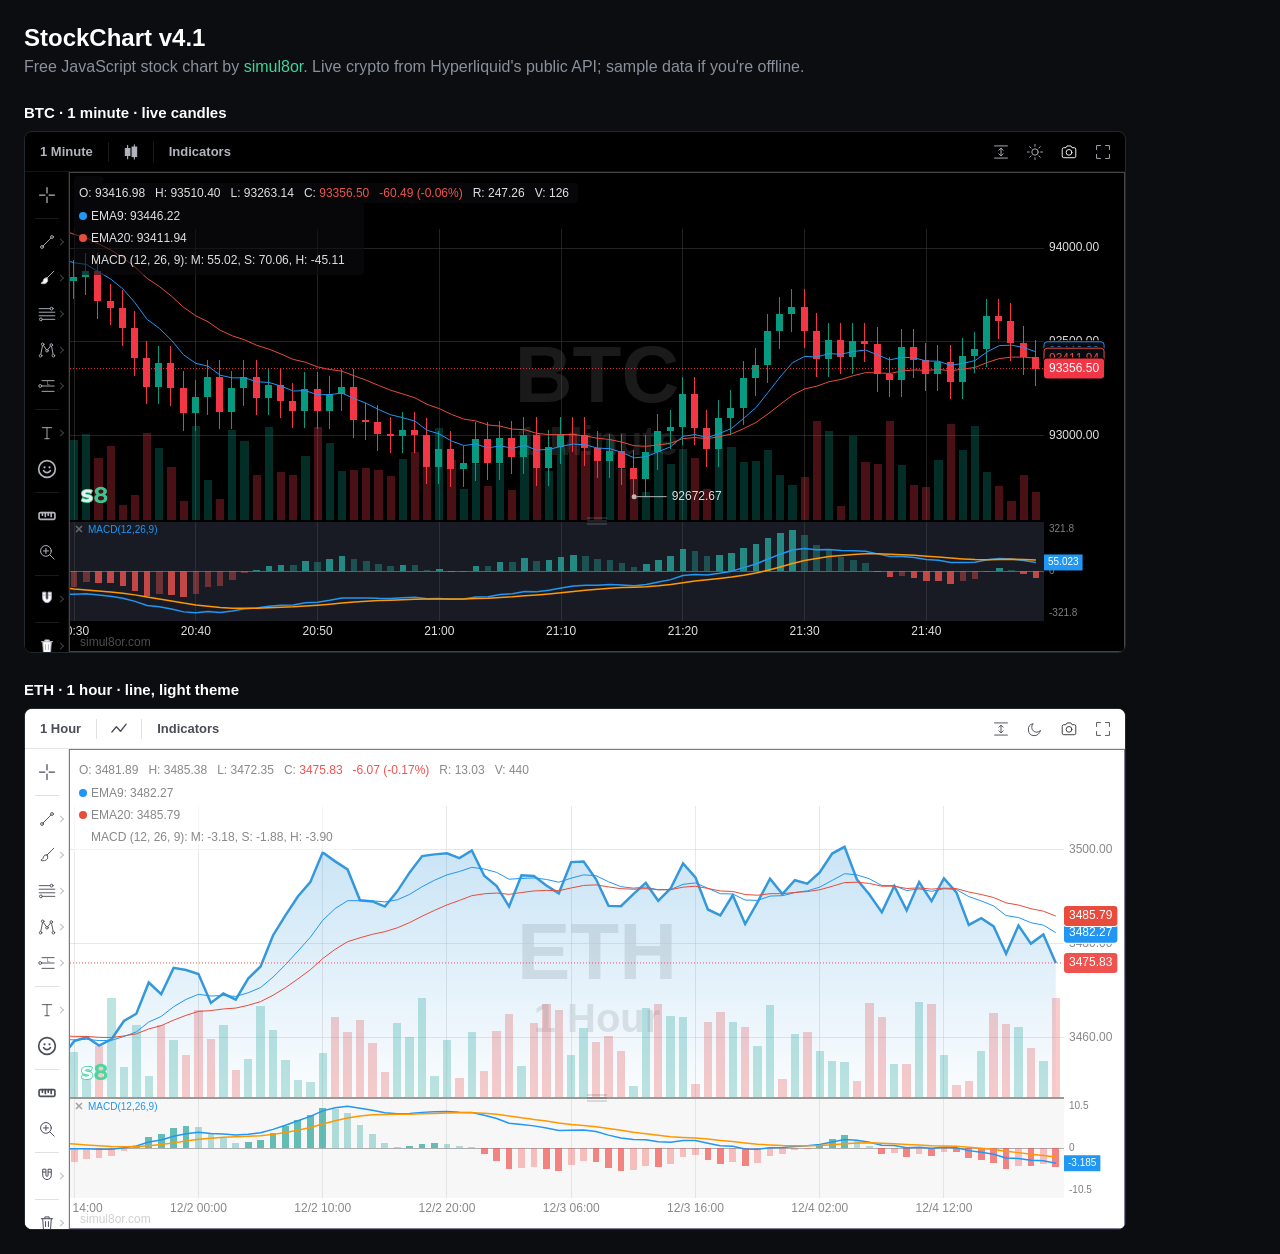
<file: test.html>
<!DOCTYPE html>
<html>
<head>
    <meta charset="utf-8" />
    <meta name="viewport" content="width=device-width, initial-scale=1" />
    <title>StockChart v4.1 - Demo</title>
    <link href="stock-chart.css" rel="stylesheet" />
    <style>
        body { margin: 0; padding: 24px; background: #0b0d10; color: #c9ced6; font-family: -apple-system, 'Segoe UI', Arial, sans-serif; }
        h1 { margin: 0 0 6px; font-size: 24px; color: #fff; }
        p { margin: 0 0 20px; color: #8a919c; }
        a { color: #3ED69B; text-decoration: none; }
        h2 { margin: 28px 0 10px; font-size: 15px; color: #fff; }
        .chart { max-width: 1100px; height: 520px; border: 1px solid #23272e; border-radius: 8px; overflow: hidden; }
        .chart > .sc-chart-container { height: 100%; }
    </style>
</head>
<body>
    <h1>StockChart v4.1</h1>
    <p>Free JavaScript stock chart by <a href="https://simul8or.com/Javascript-Stock-Chart.php">simul8or</a>. Live crypto from Hyperliquid's public API; sample data if you're offline.</p>

    <h2>BTC &middot; 1 minute &middot; live candles</h2>
    <div id="chart1" class="chart"></div>

    <h2>ETH &middot; 1 hour &middot; line, light theme</h2>
    <div id="chart2" class="chart"></div>

    <script src="indicators.js"></script>
    <script src="patterns.js"></script>
    <script src="emoji-data.js"></script>
    <script src="stock-chart.js"></script>
    <script>
        (function () {
            var API = 'https://api.hyperliquid.xyz';
            var STEP = { '1m': 60000, '1h': 3600000 };
            function toBar(c) { return { t: c.t, open: +c.o, high: +c.h, low: +c.l, close: +c.c, volume: +c.v }; }

            // Random walk, used only when the live API can't be reached.
            function sampleBars(count, stepMs, price) {
                var out = [], now = Math.floor(Date.now() / stepMs) * stepMs;
                for (var i = 0; i < count; i++) {
                    var open = price;
                    price = price * (1 + (Math.random() - 0.5) * 0.004);
                    out.push({ t: now - (count - 1 - i) * stepMs, open: open, close: price,
                        high: Math.max(open, price) * 1.001, low: Math.min(open, price) * 0.999,
                        volume: Math.floor(Math.random() * 400) + 50 });
                }
                return out;
            }

            function liveChart(id, coin, interval, options, fallbackPrice) {
                var end = Date.now();
                fetch(API + '/info', {
                    method: 'POST', headers: { 'Content-Type': 'application/json' },
                    body: JSON.stringify({ type: 'candleSnapshot', req: { coin: coin, interval: interval, startTime: end - 300 * STEP[interval], endTime: end } })
                }).then(function (r) { return r.json(); })
                  .then(function (raw) { return raw.map(toBar); })
                  .catch(function () { return null; })
                  .then(function (bars) {
                      var live = !!(bars && bars.length);
                      options.data = live ? bars : sampleBars(300, STEP[interval], fallbackPrice);
                      options.ticker = coin;
                      var chart = new StockChart(id, options);
                      if (!live) return;
                      // Keep the last candle updating.
                      var ws = new WebSocket('wss://api.hyperliquid.xyz/ws');
                      ws.onopen = function () { ws.send(JSON.stringify({ method: 'subscribe', subscription: { type: 'candle', coin: coin, interval: interval } })); };
                      ws.onmessage = function (e) {
                          var msg = JSON.parse(e.data);
                          if (msg.channel !== 'candle') return;
                          var bar = toBar(msg.data), data = chart.stockData, last = data[data.length - 1];
                          if (last && last.t === bar.t) { for (var k in bar) last[k] = bar[k]; }
                          else {
                              data.push(bar);
                              if (chart.isViewPinnedToRightEdge) chart.config.dataOffset = Math.max(0, data.length - chart.config.visibleCandles);
                          }
                          chart.calculateIndicators();
                          chart.drawCharts();
                      };
                  });
            }

            document.addEventListener('DOMContentLoaded', function () {
                liveChart('chart1', 'BTC', '1m', { chartType: 'candlestick', darkMode: true, timeframe: '1min' }, 97000);
                liveChart('chart2', 'ETH', '1h', { chartType: 'line', darkMode: false, timeframe: '1hour' }, 3400);
                // Optional: ticker logos next to the symbol, from any image source you have:
                //   tickerLogoUrl: function (symbol) { return 'https://your-cdn.example/logos/' + symbol + '.png'; }
            });
        })();
    </script>
</body>
</html>
</file>
<file: stock-chart.css>
.sc-chart-container{width:100%;max-width:100%;margin:0 auto;background-color:#fff;border-radius:0;box-shadow:0 2px 5px rgb(0 0 0 / .1);transition:background-color 0.3s ease,color 0.3s ease,box-shadow 0.3s ease;position:relative;height:100%;box-sizing:border-box;overflow:hidden}.sc-chart-container.dark-mode{background-color:#27262f!important;color:#e0e0e0}.sc-chart-container.fullscreen{position:fixed;top:0;left:0;width:100%;max-width:100%;height:100vh;margin:0;border-radius:0;z-index:9999;overflow:hidden;padding:0;box-sizing:border-box}.sc-chart-container.fullscreen .sc-price-chart{height:calc(100vh - 10px)!important;max-height:100vh!important}.sc-price-chart-container{position:relative;height:100%;width:100%;overflow:hidden}.sc-price-chart{width:100%;height:100%;margin-bottom:5px;border:1px solid #7d7994;cursor:default;position:relative;transition:border-color 0.3s ease;max-width:100%;box-sizing:border-box}.sc-chart-container.dark-mode .sc-price-chart{border-color:#444}.sc-vertical-scale-area{position:absolute;top:30px;bottom:30px;right:0;width:60px;cursor:ns-resize;z-index:10}.sc-chart-controls-overlay{position:absolute;top:10px;left:10px;display:flex;gap:8px;z-index:20;opacity:1}.sc-overlay-button{background:none;border:none;color:#fff;font-size:16px;width:32px;height:32px;border-radius:6px;display:flex;align-items:center;justify-content:center;cursor:pointer;transition:background-color 0.2s;background-color:rgb(255 255 255 / .1)}.sc-chart-container:not(.dark-mode) .sc-overlay-button{color:#333;background-color:rgb(0 0 0 / .1)}.sc-overlay-button:hover{background-color:rgb(255 255 255 / .2)}.sc-chart-container:not(.dark-mode) .sc-overlay-button:hover{background-color:rgb(0 0 0 / .2)}.sc-overlay-button.active{background-color:rgb(106 142 245 / .4);color:#fff}.sc-chart-container:not(.dark-mode) .sc-overlay-button.active{background-color:rgb(106 142 245 / .4);color:#fff}.sc-price-chart.dragging{cursor:grabbing!important}.sc-chart-container.dark-mode .sc-overlay-button svg path:not([fill="none"]){fill:#fff}.sc-chart-container.dark-mode .sc-chart-type-button svg path{stroke:#fff;fill:none}.sc-chart-container.dark-mode .sc-text-tool-button svg text{fill:#fff}.sc-chart-container:not(.dark-mode) .sc-text-tool-button svg text{fill:#333}
/* Ensure outline-only icons use stroke instead of fill */
.sc-chart-container.dark-mode .sc-drawing-tools-button svg path,
.sc-chart-container.dark-mode .sc-drawing-tools-button svg circle,
.sc-chart-container.dark-mode .sc-camera-button svg path,
.sc-chart-container.dark-mode .sc-camera-button svg circle {
    stroke: #fff !important;
    fill: none !important;
}

.sc-chart-container:not(.dark-mode) .sc-drawing-tools-button svg path,
.sc-chart-container:not(.dark-mode) .sc-drawing-tools-button svg circle,
.sc-chart-container:not(.dark-mode) .sc-camera-button svg path,
.sc-chart-container:not(.dark-mode) .sc-camera-button svg circle {
    stroke: #333 !important;
    fill: none !important;
}.sc-dark-mode-button.active{background-color:rgb(255 255 255 / .1)!important}.sc-chart-container:not(.dark-mode) .sc-dark-mode-button.active{background-color:rgb(0 0 0 / .1);color:#333}@media (max-width:576px){.sc-chart-container{border-radius:0}.sc-chart-controls-overlay{gap:4px;top:5px;left:5px}.sc-overlay-button{width:28px;height:28px;font-size:14px}.sc-vertical-scale-area{width:40px}#chart1,#chart2{margin-bottom:30px;height:300px}}@media (min-width:577px) and (max-width:768px){.sc-chart-container{padding:8px}.sc-overlay-button{width:30px;height:30px}.sc-vertical-scale-area{width:50px}#chart1,#chart2{height:350px}}@media (min-width:769px) and (max-width:992px){.sc-vertical-scale-area{width:55px}}@media (hover:none){.sc-overlay-button{padding:0}.sc-vertical-scale-area{width:70px}}.sc-price-chart:after{content:"";position:absolute;bottom:0;right:0;width:calc(100% - 1px);height:1px;background-color:#ddd;pointer-events:none}.sc-price-chart:before{content:"";position:absolute;top:0;right:0;width:1px;height:100%;background-color:#ddd;pointer-events:none}.sc-chart-container.dark-mode .sc-price-chart:after,.sc-chart-container.dark-mode .sc-price-chart:before{background-color:#444}.sc-chart-container.fullscreen{position:fixed;top:0;left:0;width:100vw!important;height:100vh!important;max-width:100vw!important;margin:0;border-radius:0;z-index:9999;overflow:hidden;padding:0;box-sizing:border-box}.sc-chart-container.fullscreen .sc-price-chart{width:100%!important;height:100%!important;max-height:100vh!important;box-sizing:border-box}.sc-ohlcv-values-display .label-open,.sc-ohlcv-values-display .label-high,.sc-ohlcv-values-display .label-low,.sc-ohlcv-values-display .label-close,.sc-ohlcv-values-display .label-volume{font-family:'Open Sans',Arial,sans-serif;font-weight:500}@media (hover:none),(pointer:coarse){.sc-ohlcv-values-display{display:none!important}.sc-ticker-info-display{font-size:12px!important;gap:5px!important}}.sc-chart-container:not(.dark-mode) .sc-ticker-symbol{color:#333!important}.sc-chart-container:not(.dark-mode) .sc-company-name{color:#777!important}.sc-chart-container:not(.dark-mode) .sc-current-price{color:#333!important}.sc-price-chart.line-drawing-mode{cursor:crosshair!important}.sc-price-chart.text-annotation-mode{cursor:text!important}.sc-indicators-dropdown{position:absolute;top:50px;left:10px;width:680px;max-width:calc(100vw - 40px);background-color:rgba(12, 12, 18, 0.98);border-radius:2px;box-shadow:0 4px 20px rgb(0 0 0 / .6);z-index:100;display:none;font-family:'Open Sans',Arial,sans-serif;font-size:13px;color:#e0e0e0;border:1px solid rgba(255, 255, 255, 0.1);backdrop-filter:blur(10px)}.sc-chart-container:not(.dark-mode) .sc-indicators-dropdown{background-color:rgb(250 250 250 / .95);color:#333;box-shadow:0 4px 15px rgb(0 0 0 / .2);border:1px solid rgb(200 200 200 / .5)}.sc-dropdown-header{padding:12px 15px;font-weight:700;border-bottom:1px solid rgba(255, 255, 255, 0.1);font-size:14px}.sc-chart-container:not(.dark-mode) .sc-dropdown-header{border-bottom:1px solid rgb(200 200 200 / .5)}.sc-dropdown-content{padding:10px 15px;overflow-y:auto}.sc-indicator-group{margin-bottom:15px}.sc-indicator-group-title{font-size:12px;font-weight:600;color:#999;margin-bottom:8px;text-transform:uppercase;letter-spacing:.5px}.sc-chart-container:not(.dark-mode) .sc-indicator-group-title{color:#777}.sc-indicator-toggle{display:flex;align-items:center;padding:6px 0;cursor:pointer;font-size:13px}.sc-indicator-toggle input[type="checkbox"]{margin-right:8px}.sc-indicator-dot{display:inline-block;width:10px;height:10px;border-radius:50%;margin:0 10px 0 6px}.sc-indicator-name{flex:1}.sc-indicators-dropdown.active{display:block}.sc-indicator-toggle input[type="checkbox"]{appearance:none;-webkit-appearance:none;width:16px;height:16px;border-radius:3px;background-color:rgb(50 50 50 / .5);border:1px solid rgb(100 100 100 / .5);position:relative;cursor:pointer;outline:none}.sc-chart-container:not(.dark-mode) .sc-indicator-toggle input[type="checkbox"]{background-color:rgb(240 240 240 / .8);border:1px solid rgb(180 180 180 / .8)}.sc-indicator-toggle input[type="checkbox"]:checked{background-color:#4285f4;border-color:#4285f4}.sc-indicator-toggle input[type="checkbox"]:checked::after{content:"";position:absolute;left:5px;top:2px;width:4px;height:8px;border:solid #fff;border-width:0 2px 2px 0;transform:rotate(45deg)}
.sc-chart-container:not(.dark-mode) .sc-indicator-toggle input[type="checkbox"]:checked::after{border:solid #333;border-width:0 2px 2px 0}.sc-dropdown-content{padding:10px 15px;overflow-y:auto;scrollbar-width:thin;scrollbar-color:rgb(120 120 120 / .5) rgb(30 30 30 / .2)}.sc-dropdown-content::-webkit-scrollbar{width:6px}.sc-dropdown-content::-webkit-scrollbar-track{background:rgb(30 30 30 / .2);border-radius:3px}.sc-dropdown-content::-webkit-scrollbar-thumb{background:rgb(120 120 120 / .5);border-radius:3px}.sc-dropdown-content::-webkit-scrollbar-thumb:hover{background:rgb(150 150 150 / .7)}.sc-chart-container:not(.dark-mode) .sc-dropdown-content{scrollbar-color:rgb(150 150 150 / .5) rgb(200 200 200 / .2)}.sc-chart-container:not(.dark-mode) .sc-dropdown-content::-webkit-scrollbar-track{background:rgb(200 200 200 / .2)}.sc-chart-container:not(.dark-mode) .sc-dropdown-content::-webkit-scrollbar-thumb{background:rgb(150 150 150 / .5)}.sc-chart-container:not(.dark-mode) .sc-dropdown-content::-webkit-scrollbar-thumb:hover{background:rgb(120 120 120 / .7)}.sc-dropdown-content{padding:10px 15px;overflow-y:auto}.sc-chart-container.fullscreen .sc-dropdown-content{max-height:70vh}.sc-chart-container.fullscreen .sc-indicators-dropdown{max-height:90vh;overflow-y:auto;top:60px}.sc-timeframe-dropdown{position:absolute;top:50px;left:10px;width:150px;background-color:rgba(12, 12, 18, 0.98);border-radius:2px;box-shadow:0 4px 20px rgb(0 0 0 / .6);z-index:100;display:none;font-family:'Open Sans',Arial,sans-serif;font-size:13px;color:#e0e0e0;border:1px solid rgba(255, 255, 255, 0.1);backdrop-filter:blur(10px)}.sc-chart-container:not(.dark-mode) .sc-timeframe-dropdown{background-color:rgb(250 250 250 / .95);color:#333;box-shadow:0 4px 15px rgb(0 0 0 / .2);border:1px solid rgb(200 200 200 / .5)}.sc-timeframe-dropdown.active{display:block}.sc-timeframe-option{padding:8px 15px;cursor:pointer;transition:background-color 0.2s;margin-bottom:5px}.sc-timeframe-option:hover{background-color:rgb(100 100 100 / .3)}.sc-chart-container:not(.dark-mode) .sc-timeframe-option:hover{background-color:rgb(200 200 200 / .3)}.sc-timeframe-option.selected{font-weight:700;background-color:rgb(106 142 245 / .2)}.sc-chart-container textarea.sc-text-annotation-input{position:absolute;z-index:100;border:1px solid #888;padding:5px;font-family:Arial,sans-serif;font-size:12px;min-width:50px;min-height:20px;resize:none;overflow:hidden;box-shadow:0 2px 5px rgb(0 0 0 / .2);border-radius:3px}.sc-chart-container.dark-mode textarea.sc-text-annotation-input{background-color:rgb(40 40 40 / .9);color:#e0e0e0;border-color:#555}.sc-chart-container:not(.dark-mode) textarea.sc-text-annotation-input{background-color:rgb(255 255 255 / .9);color:#333;border-color:#ccc}

/* Moving Average Add Controls */
.sc-add-indicator-section {
    margin-top: 12px;
    padding: 8px 0;
    border-top: 1px solid rgba(255, 255, 255, 0.1);
}

.sc-chart-container:not(.dark-mode) .sc-add-indicator-section {
    border-top: 1px solid rgba(200, 200, 200, 0.5);
}

.sc-add-ma-controls {
    display: flex;
    gap: 6px;
    align-items: center;
    margin-bottom: 5px;
}

.sc-ma-type-select {
    font-family: 'Open Sans', Arial, sans-serif;
    font-size: 12px;
    padding: 4px 6px;
    background-color: rgba(50, 50, 50, 0.5);
    border: 1px solid rgba(100, 100, 100, 0.5);
    border-radius: 3px;
    color: #e0e0e0;
    outline: none;
    cursor: pointer;
    flex: 0 0 auto;
    min-width: 50px;
}

.sc-chart-container:not(.dark-mode) .sc-ma-type-select {
    background-color: rgba(240, 240, 240, 0.8);
    border: 1px solid rgba(180, 180, 180, 0.8);
    color: #333;
}

.sc-ma-type-select:focus {
    border-color: #4285f4;
    background-color: rgba(66, 133, 244, 0.1);
}

.sc-chart-container:not(.dark-mode) .sc-ma-type-select:focus {
    background-color: rgba(66, 133, 244, 0.05);
}

.sc-ma-type-select option {
    background-color: rgba(30, 30, 30, 0.95);
    color: #e0e0e0;
    padding: 4px 6px;
}

.sc-chart-container:not(.dark-mode) .sc-ma-type-select option {
    background-color: rgba(250, 250, 250, 0.95);
    color: #333;
}

.sc-ma-period-input {
    font-family: 'Open Sans', Arial, sans-serif;
    font-size: 12px;
    padding: 4px 6px;
    background-color: rgba(50, 50, 50, 0.5);
    border: 1px solid rgba(100, 100, 100, 0.5);
    border-radius: 3px;
    color: #e0e0e0;
    outline: none;
    width: 60px;
    text-align: center;
}

.sc-chart-container:not(.dark-mode) .sc-ma-period-input {
    background-color: rgba(240, 240, 240, 0.8);
    border: 1px solid rgba(180, 180, 180, 0.8);
    color: #333;
}

.sc-ma-period-input:focus {
    border-color: #4285f4;
    background-color: rgba(66, 133, 244, 0.1);
}

.sc-chart-container:not(.dark-mode) .sc-ma-period-input:focus {
    background-color: rgba(66, 133, 244, 0.05);
}

.sc-ma-period-input::placeholder {
    color: rgba(224, 224, 224, 0.6);
    font-size: 11px;
}

.sc-chart-container:not(.dark-mode) .sc-ma-period-input::placeholder {
    color: rgba(51, 51, 51, 0.6);
}

.sc-add-ma-button {
    font-family: 'Open Sans', Arial, sans-serif;
    font-size: 11px;
    font-weight: 600;
    padding: 4px 8px;
    background-color: #4285f4;
    color: white;
    border: none;
    border-radius: 3px;
    cursor: pointer;
    transition: background-color 0.2s, transform 0.1s;
    outline: none;
    flex: 0 0 auto;
}

.sc-add-ma-button:hover {
    background-color: #3367d6;
    transform: translateY(-1px);
}

.sc-add-ma-button:active {
    transform: translateY(0);
    background-color: #2851a3;
}

.sc-remove-ma-button {
    margin-left: auto;
    font-size: 11px;
    font-weight: 600;
    padding: 2px 6px;
    background-color: rgba(220, 53, 69, 0.8);
    color: white;
    border: none;
    border-radius: 3px;
    cursor: pointer;
    transition: background-color 0.2s, transform 0.1s;
    outline: none;
}

.sc-remove-ma-button:hover {
    background-color: rgba(220, 53, 69, 1);
    transform: scale(1.05);
}

.sc-remove-ma-button:active {
    transform: scale(0.95);
}

/* Text Settings Panel */
.sc-text-settings-panel {
    position: absolute;
    top: 50px;
    left: 10px;
    width: 200px;
    background-color: rgba(12, 12, 18, 0.98);
    border-radius: 2px;
    box-shadow: 0 4px 20px rgba(0, 0, 0, 0.6);
    z-index: 100;
    font-family: 'Open Sans', Arial, sans-serif;
    font-size: 12px;
    color: #e0e0e0;
    border: 1px solid rgba(255, 255, 255, 0.1);
    backdrop-filter: blur(10px);
    padding: 10px;
}

.sc-chart-container:not(.dark-mode) .sc-text-settings-panel {
    background-color: rgba(250, 250, 250, 0.95);
    color: #333;
    box-shadow: 0 4px 15px rgba(0, 0, 0, 0.2);
    border: 1px solid rgba(200, 200, 200, 0.5);
}

.sc-text-controls {
    display: flex;
    align-items: center;
    margin-bottom: 8px;
    gap: 8px;
}

.sc-text-controls label {
    min-width: 40px;
    font-size: 11px;
    font-weight: 600;
}

.sc-font-size-slider {
    flex: 1;
    height: 4px;
    background: rgba(100, 100, 100, 0.3);
    border-radius: 2px;
    outline: none;
}

.sc-font-size-display {
    font-size: 10px;
    min-width: 30px;
    text-align: right;
}

.sc-font-family-select {
    flex: 1;
    font-size: 11px;
    padding: 2px 4px;
    background-color: rgba(50, 50, 50, 0.5);
    border: 1px solid rgba(100, 100, 100, 0.5);
    border-radius: 3px;
    color: #e0e0e0;
    outline: none;
}

.sc-chart-container:not(.dark-mode) .sc-font-family-select {
    background-color: rgba(240, 240, 240, 0.8);
    border: 1px solid rgba(180, 180, 180, 0.8);
    color: #333;
}

.sc-text-color-picker {
    width: 30px;
    height: 20px;
    border: none;
    border-radius: 3px;
    cursor: pointer;
}

.sc-text-bold-button {
    font-weight: bold;
    font-size: 12px;
    padding: 4px 8px;
    background-color: rgba(100, 100, 100, 0.3);
    border: 1px solid rgba(150, 150, 150, 0.5);
    border-radius: 3px;
    color: #e0e0e0;
    cursor: pointer;
    min-width: 30px;
}

.sc-text-bold-button.active {
    background-color: #4285f4;
    border-color: #4285f4;
}

.sc-text-apply-button {
    font-size: 10px;
    padding: 4px 6px;
    background-color: #4285f4;
    color: white;
    border: none;
    border-radius: 3px;
    cursor: pointer;
    flex: 1;
}

.sc-text-apply-button:hover {
    background-color: #3367d6;
}

.sc-chart-container:not(.dark-mode) .sc-text-bold-button {
    background-color: rgba(200, 200, 200, 0.3);
    color: #333;
}

.sc-chart-container:not(.dark-mode) .sc-text-bold-button.active {
    background-color: #4285f4;
    color: white;
}

/* Emoticon Panel */
.sc-emoticon-panel {
    position: absolute;
    top: 50px;
    left: 10px;
    width: 320px;
    background-color: rgba(12, 12, 18, 0.98);
    border-radius: 2px;
    box-shadow: 0 4px 20px rgba(0, 0, 0, 0.6);
    z-index: 100;
    font-family: 'Open Sans', Arial, sans-serif;
    font-size: 12px;
    color: #e0e0e0;
    border: 1px solid rgba(255, 255, 255, 0.1);
    backdrop-filter: blur(10px);
    padding: 12px;
    max-height: 400px;
    overflow-y: auto;
    overflow-x: hidden;
}

.sc-chart-container:not(.dark-mode) .sc-emoticon-panel {
    background-color: rgba(250, 250, 250, 0.95);
    color: #333;
    box-shadow: 0 4px 15px rgba(0, 0, 0, 0.2);
    border: 1px solid rgba(200, 200, 200, 0.5);
}

.sc-emoticon-header {
    font-weight: 700;
    font-size: 14px;
    margin-bottom: 10px;
    text-align: center;
    border-bottom: 1px solid rgba(255, 255, 255, 0.1);
    padding-bottom: 8px;
}

.sc-chart-container:not(.dark-mode) .sc-emoticon-header {
    border-bottom: 1px solid rgba(200, 200, 200, 0.5);
}

.sc-emoticon-category {
    margin-bottom: 15px;
}

.sc-category-title {
    font-size: 11px;
    font-weight: 600;
    color: #999;
    margin-bottom: 8px;
    text-transform: uppercase;
    letter-spacing: 0.5px;
}

.sc-chart-container:not(.dark-mode) .sc-category-title {
    color: #777;
}

.sc-emoticon-grid {
    display: grid;
    grid-template-columns: repeat(6, 1fr);
    gap: 6px;
    margin-bottom: 10px;
}

.sc-emoticon-option {
    font-size: 20px;
    padding: 6px;
    text-align: center;
    cursor: pointer;
    border-radius: 4px;
    transition: background-color 0.2s, transform 0.1s;
    user-select: none;
    min-width: 0;
}

.sc-emoticon-option:hover {
    background-color: rgba(100, 100, 100, 0.3);
    transform: scale(1.1);
}

.sc-chart-container:not(.dark-mode) .sc-emoticon-option:hover {
    background-color: rgba(200, 200, 200, 0.3);
}

.sc-emoticon-option.selected {
    background-color: #4285f4;
    color: white;
}

.sc-emoticon-controls {
    display: flex;
    align-items: center;
    gap: 8px;
    margin-top: 10px;
    padding-top: 10px;
    border-top: 1px solid rgba(70, 70, 70, 0.5);
}

.sc-chart-container:not(.dark-mode) .sc-emoticon-controls {
    border-top: 1px solid rgba(200, 200, 200, 0.5);
}

.sc-emoticon-controls label {
    font-size: 11px;
    font-weight: 600;
    min-width: 35px;
}

.sc-emoticon-size-slider {
    flex: 1;
    height: 4px;
    background: rgba(100, 100, 100, 0.3);
    border-radius: 2px;
    outline: none;
}

.sc-emoticon-size-display {
    font-size: 10px;
    min-width: 35px;
    text-align: right;
}

/* Drawing Tools Panel */
.sc-drawing-tools-panel {
    position: absolute;
    top: 50px;
    left: 10px;
    width: 240px;
    background-color: rgba(12, 12, 18, 0.98);
    border-radius: 2px;
    box-shadow: 0 4px 20px rgba(0, 0, 0, 0.6);
    z-index: 100;
    font-family: 'Open Sans', Arial, sans-serif;
    font-size: 12px;
    color: #e0e0e0;
    border: 1px solid rgba(255, 255, 255, 0.1);
    backdrop-filter: blur(10px);
    padding: 12px;
    display: none;
}

.sc-chart-container:not(.dark-mode) .sc-drawing-tools-panel {
    background-color: rgba(250, 250, 250, 0.95);
    color: #333;
    box-shadow: 0 4px 15px rgba(0, 0, 0, 0.2);
    border: 1px solid rgba(200, 200, 200, 0.5);
}

.sc-drawing-tools-header {
    font-weight: 700;
    font-size: 14px;
    margin-bottom: 12px;
    text-align: center;
    border-bottom: 1px solid rgba(255, 255, 255, 0.1);
    padding-bottom: 8px;
}

.sc-chart-container:not(.dark-mode) .sc-drawing-tools-header {
    border-bottom: 1px solid rgba(200, 200, 200, 0.5);
}

.sc-drawing-tools-grid {
    display: grid;
    grid-template-columns: repeat(2, 1fr);
    gap: 8px;
}

/* Undo + Clear all: a compact row of their own under the tools. */
.sc-drawing-tool-option[data-action] {
    flex-direction: row;
    justify-content: center;
    gap: 6px;
    padding: 7px 8px;
    font-size: 12px;
}
.sc-drawing-tool-option[data-action] svg {
    width: 16px;
    height: 16px;
    margin: 0;
}
.sc-drawing-tool-undo {
    grid-column: 1;
}

.sc-drawing-tool-option {
    display: flex;
    flex-direction: column;
    align-items: center;
    padding: 12px 8px;
    border-radius: 6px;
    cursor: pointer;
    transition: all 0.2s ease;
    border: 2px solid transparent;
    background-color: rgba(50, 50, 50, 0.3);
}

.sc-chart-container:not(.dark-mode) .sc-drawing-tool-option {
    background-color: rgba(200, 200, 200, 0.2);
}

.sc-drawing-tool-option:hover {
    background-color: rgba(100, 100, 100, 0.4);
    transform: translateY(-1px);
}

.sc-chart-container:not(.dark-mode) .sc-drawing-tool-option:hover {
    background-color: rgba(150, 150, 150, 0.3);
}

.sc-drawing-tool-option.selected {
    background-color: rgba(66, 133, 244, 0.3);
    border-color: #4285f4;
}

.sc-drawing-tool-option svg {
    width: 20px;
    height: 20px;
    margin-bottom: 4px;
}

.sc-drawing-tool-option span {
    font-size: 10px;
    font-weight: 600;
    text-align: center;
}

/* Three-column indicator dropdown layout */
.sc-indicators-dropdown .sc-dropdown-content {
    column-count: 3;
    column-gap: 15px;
    max-height: none;
    overflow-y: visible;
    overflow-x: visible;
}

.sc-indicators-dropdown .sc-indicator-group {
    break-inside: avoid;
    margin-bottom: 12px;
    display: inline-block;
    width: 100%;
}

/* Responsive - fewer columns on smaller screens */
@media (max-width: 800px) {
    .sc-indicators-dropdown {
        width: calc(100vw - 40px) !important;
    }
    .sc-indicators-dropdown .sc-dropdown-content {
        column-count: 2;
    }
}

@media (max-width: 500px) {
    .sc-indicators-dropdown .sc-dropdown-content {
        column-count: 1;
    }
}

/* ============================================================
   Pattern detection callout - pinned beside the pattern candles.
   Separate from .chart-notification, which stays the general
   top-centre toast (pause, copy-to-clipboard, errors).
   ============================================================ */
/* "A+" bubble: amber ring and warm glow, with a notch on the side facing the
   pattern. sc-pc-left = card sits left of the pattern (notch on its right
   edge), sc-pc-right = the mirror. --sc-pc-ny is the notch's top offset,
   set by _positionPatternCallout() so it keeps pointing at the bracket
   when the card is clamped against the chart edge. */
.sc-pattern-callout {
    --sc-pc-bg: #171A20;
    --sc-pc-ring: rgba(245, 177, 74, 0.6);
    --sc-pc-ny: 16px;
    --sc-pc-shadow: inset 0 1px 0 rgba(255, 255, 255, 0.06), 0 0 0 4px rgba(245, 177, 74, 0.08), 0 0 32px -6px rgba(245, 177, 74, 0.35), 0 24px 64px -16px rgba(0, 0, 0, 0.8);
    position: absolute;
    z-index: 41;
    width: max-content;
    min-width: 196px;
    box-sizing: border-box;
    padding: 11px 12px 5px;
    white-space: nowrap;
    pointer-events: none;
    background: radial-gradient(120% 70% at 0% 0%, rgba(245, 177, 74, 0.13), transparent 60%), var(--sc-pc-bg);
    border: 1px solid var(--sc-pc-ring);
    border-radius: 8px;
    font-family: 'IBM Plex Sans', -apple-system, BlinkMacSystemFont, 'Segoe UI', sans-serif;
    box-shadow: var(--sc-pc-shadow);
    animation: scPatternCalloutIn 320ms cubic-bezier(.4, 0, .2, 1) .25s both,
               scPatternCalloutRing 2.4s cubic-bezier(.4, 0, .2, 1) .65s 2;
}

.sc-pattern-callout::after {
    content: "";
    position: absolute;
    top: var(--sc-pc-ny);
    width: 12px;
    height: 12px;
    background: var(--sc-pc-bg);
    transform: rotate(45deg);
}

.sc-pattern-callout.sc-pc-left::after {
    right: -7px;
    border-top: 1px solid var(--sc-pc-ring);
    border-right: 1px solid var(--sc-pc-ring);
    border-top-right-radius: 2px;
    clip-path: polygon(-6px -2px, calc(100% + 2px) -2px, calc(100% + 2px) calc(100% + 2px), calc(100% - 2px) calc(100% + 2px));
}

/* Mirrored notch sits inside the top-left glow, so its fill carries a
   matching amber tint instead of the bare card colour. */
.sc-pattern-callout.sc-pc-right::after {
    left: -7px;
    background: #292623;
    border-bottom: 1px solid var(--sc-pc-ring);
    border-left: 1px solid var(--sc-pc-ring);
    border-bottom-left-radius: 2px;
    clip-path: polygon(calc(100% + 6px) calc(100% + 2px), -2px calc(100% + 2px), -2px -2px, 2px -2px);
}

@keyframes scPatternCalloutIn {
    from { opacity: 0; transform: translateX(var(--sc-pc-from, -6px)); }
    to { opacity: 1; transform: none; }
}

.sc-pattern-callout.sc-pc-right { --sc-pc-from: 6px; }

@keyframes scPatternCalloutRing {
    0%, 100% { box-shadow: var(--sc-pc-shadow); }
    40% { box-shadow: inset 0 1px 0 rgba(255, 255, 255, 0.06), 0 0 0 7px rgba(245, 177, 74, 0.14), 0 0 40px -4px rgba(245, 177, 74, 0.5), 0 24px 64px -16px rgba(0, 0, 0, 0.8); }
}

.sc-pattern-callout.sc-pc-out {
    animation: scPatternCalloutOut .4s ease forwards;
}

@keyframes scPatternCalloutOut {
    from { opacity: 1; }
    to { opacity: 0; }
}

.sc-pattern-callout .sc-pc-kicker {
    font-size: 10px;
    font-weight: 600;
    letter-spacing: .09em;
    text-transform: uppercase;
    color: #F5B14A;
}

.sc-pattern-callout .sc-pc-name {
    margin: 5px 0 6px;
    font-size: 16px;
    font-weight: 600;
    line-height: 1.2;
    letter-spacing: -.012em;
    color: #fff;
}

.sc-pattern-callout .sc-pc-meta {
    display: flex;
    align-items: center;
    gap: 5px;
    font-size: 12px;
    color: #8D96A6;
}

.sc-pattern-callout .sc-pc-meta b {
    display: inline-flex;
    align-items: center;
    gap: 3px;
    height: 18px;
    padding: 0 6px;
    border-radius: 3px;
    font-weight: 600;
    color: var(--sc-pc-accent);
    background: var(--sc-pc-tint);
    box-shadow: inset 0 0 0 1px var(--sc-pc-line);
}

.sc-pattern-callout .sc-pc-dot { color: #6A7382; }

.sc-pattern-callout hr {
    margin: 10px -12px 5px;
    border: 0;
    border-top: 1px solid rgba(245, 177, 74, 0.18);
}

.sc-pattern-callout .sc-pc-settings {
    display: flex;
    align-items: center;
    justify-content: center;
    gap: 6px;
    width: 100%;
    height: 24px;
    padding: 0 8px;
    border: 0;
    border-radius: 5px;
    background: none;
    color: #8D96A6;
    font: 500 11px/1 'IBM Plex Sans', -apple-system, BlinkMacSystemFont, 'Segoe UI', sans-serif;
    cursor: pointer;
    pointer-events: auto;
    transition: background 140ms cubic-bezier(.4, 0, .2, 1), color 140ms cubic-bezier(.4, 0, .2, 1);
}

.sc-pattern-callout .sc-pc-settings:hover {
    background: rgba(245, 177, 74, 0.16);
    color: #F5B14A;
}

.sc-pattern-callout .sc-pc-settings:focus-visible {
    outline: 0;
    box-shadow: 0 0 0 2px rgba(62, 162, 242, 0.42);
}

.sc-pattern-callout .sc-pc-settings svg {
    width: 13px;
    height: 13px;
    flex: none;
    fill: none;
    stroke: currentColor;
    stroke-width: 1.5;
    stroke-linecap: round;
    stroke-linejoin: round;
}

.sc-pattern-callout.sc-pc-bearish { --sc-pc-accent: #FF6E7A; --sc-pc-tint: rgba(255, 110, 122, 0.16); --sc-pc-line: rgba(255, 110, 122, 0.42); }
.sc-pattern-callout.sc-pc-bullish { --sc-pc-accent: #3ED69B; --sc-pc-tint: rgba(62, 214, 155, 0.16); --sc-pc-line: rgba(62, 214, 155, 0.42); }

@media (prefers-reduced-motion: reduce) {
    .sc-pattern-callout { animation: scPatternCalloutIn .01ms both; }
}

/* ── chart style menu ──
   The chart-type control used to be a two-state toggle button. With candles,
   hollow candles, bars and line it is a dropdown, built on the same pattern as
   .sc-timeframe-dropdown so it inherits the overlay's look and click-away. */
.sc-charttype-dropdown {
    position: absolute;
    top: 50px;
    left: 10px;
    width: 150px;
    z-index: 100;
    display: none;
    border: 1px solid rgb(255 255 255 / .1);
    border-radius: 2px;
    background-color: rgb(12 12 18 / .98);
    box-shadow: 0 4px 20px rgb(0 0 0 / .6);
    backdrop-filter: blur(10px);
    font-family: 'Open Sans', Arial, sans-serif;
    font-size: 13px;
    color: #e0e0e0;
}

.sc-charttype-dropdown.active { display: block; }

/* No .sc-dropdown-content override here on purpose. The timeframe menu wraps
   its rows in the same element and keeps its 10px/15px inset, so anything that
   zeroes it makes this menu sit flush where that one is padded. Both panels
   are: content inset 10/15, then the row metrics below. */

/* Row metrics are .sc-timeframe-option's, so the two menus that open from
   adjacent toolbar buttons have the same type size, row height and rhythm. */
.sc-charttype-option {
    display: flex;
    align-items: center;
    gap: 10px;
    padding: 8px 15px;
    margin-bottom: 5px;
    cursor: pointer;
    transition: background-color .2s;
}

.sc-charttype-option:hover { background-color: rgb(100 100 100 / .3); }
.sc-charttype-option.selected { font-weight: 700; background-color: rgb(106 142 245 / .2); }

/* The row icons are the same SVGs as the button, just smaller. */
.sc-charttype-option svg { width: 18px; height: 18px; flex: none; }

/* Light mode mirrors .sc-timeframe-dropdown's light treatment. */
.sc-chart-container:not(.dark-mode) .sc-charttype-dropdown {
    background-color: rgb(250 250 250 / .95);
    color: #333;
    border: 1px solid rgb(200 200 200 / .5);
    box-shadow: 0 4px 15px rgb(0 0 0 / .2);
}

.sc-chart-container:not(.dark-mode) .sc-charttype-option:hover {
    background-color: rgb(200 200 200 / .3);
}

/* Keep chart graphics visible but quieter behind the ticker and indicator readouts. */
.sc-ticker-logo{display:block;align-self:center;flex:none;width:21px;height:21px;box-sizing:border-box;border:1px solid rgb(255 255 255 / .18);border-radius:var(--s8-r-sm,4px);background:rgb(255 255 255 / .08);object-fit:cover}
.sc-ticker-logo[hidden]{display:none}
.sc-chart-container:not(.dark-mode) .sc-ticker-logo{border-color:rgb(0 0 0 / .18);background:rgb(0 0 0 / .05)}
@media(max-width:576px){.sc-ticker-logo{width:18px;height:18px}}
/* Each readout row gets its own backdrop sized to that row, stacked flush into one
   stepped panel. The backdrop is a see-through tint, so candles behind it stay
   visible but dimmed. Only the panel's outer corners are rounded. */
.sc-chart-info-overlay {
    box-sizing: border-box;
    max-width: calc(100% - 70px);
    margin: -4px 0 0 -5px;
    align-items: flex-start;
    pointer-events: none;
}

.sc-chart-info-overlay > * {
    box-sizing: border-box;
    max-width: 100%;
    margin: 0 !important;
    padding: 3px 9px 3px 5px;
    border-radius: 0 4px 4px 0;
    background: rgb(12 12 16 / .6);
}

.sc-chart-info-overlay > :first-child { border-top-left-radius: 4px; padding-top: 4px; }
.sc-chart-info-overlay > :not(:has(~ :has(*))) { border-bottom-left-radius: 4px; padding-bottom: 4px; }
.sc-chart-info-overlay > :not(:has(*)) { display: none !important; }

.sc-chart-container:not(.dark-mode) .sc-chart-info-overlay > * {
    background: rgb(255 255 255 / .6);
}

/* ---- toolbarLayout: 'side' (top bar for chart settings, left strip for drawing tools) ---- */
.sc-chart-container.sc-layout-side{display:grid;grid-template-columns:44px minmax(0,1fr);grid-template-rows:40px minmax(0,1fr)}
.sc-layout-side .sc-price-chart-container{grid-column:2;grid-row:2;height:100%;min-height:0}
.sc-layout-side .sc-topbar{grid-column:1 / -1;grid-row:1;display:flex;align-items:center;gap:2px;padding:0 6px;border-bottom:1px solid rgb(255 255 255 / .08);min-width:0;overflow-x:auto;scrollbar-width:none}
.sc-layout-side .sc-sidebar{grid-column:1;grid-row:2;display:flex;flex-direction:column;align-items:center;gap:2px;padding:6px 0;border-right:1px solid rgb(255 255 255 / .08);overflow-y:auto;scrollbar-width:none}
.sc-layout-side .sc-topbar::-webkit-scrollbar,.sc-layout-side .sc-sidebar::-webkit-scrollbar{display:none}
.sc-layout-side .sc-overlay-button{width:34px;height:34px;flex:none;border-radius:5px;background-color:transparent;color:#b2b5be}
.sc-layout-side .sc-overlay-button svg{width:20px;height:20px}
.sc-layout-side .sc-overlay-button:hover{background-color:rgb(255 255 255 / .08);color:#fff}
.sc-layout-side .sc-overlay-button.active{background-color:rgb(41 98 255 / .18)!important;color:#5b8cff}
.sc-layout-side .sc-bar-text-button{width:auto;padding:0 9px;gap:6px;font:600 13px/1 'Open Sans',Arial,sans-serif;white-space:nowrap}
/* Top row buttons sit at 28px so they leave air inside the 40px bar (strip buttons stay 34px). */
.sc-layout-side .sc-topbar .sc-overlay-button{width:32px;height:28px}
.sc-layout-side .sc-topbar .sc-bar-text-button{width:auto}
.sc-layout-side .sc-topbar .sc-bar-sep{width:1px;height:20px;margin:0 4px;background:rgb(255 255 255 / .1);flex:none}
.sc-layout-side .sc-sidebar .sc-bar-sep{height:1px;width:24px;margin:4px 0;background:rgb(255 255 255 / .1);flex:none}
.sc-layout-side .sc-bar-spacer{flex:1}
.sc-chart-container.sc-layout-side:not(.dark-mode) .sc-topbar{border-bottom-color:rgb(0 0 0 / .1)}
.sc-chart-container.sc-layout-side:not(.dark-mode) .sc-sidebar{border-right-color:rgb(0 0 0 / .1)}
.sc-chart-container.sc-layout-side:not(.dark-mode) .sc-overlay-button{color:#4a4d57;background-color:transparent}
.sc-chart-container.sc-layout-side:not(.dark-mode) .sc-overlay-button.active{color:#2962ff}
.sc-chart-container.sc-layout-side:not(.dark-mode) .sc-overlay-button:hover{background-color:rgb(0 0 0 / .06);color:#131722}
.sc-chart-container.sc-layout-side:not(.dark-mode) .sc-bar-sep{background:rgb(0 0 0 / .12)}
.sc-chart-container.sc-layout-side.fullscreen .sc-price-chart{height:100%!important}
.sc-layout-side .sc-overlay-button.d-none{display:none!important}
.sc-layout-side .sc-fullscreen-logo{left:59px;bottom:38px}

/* ---- Cursor tools menu ---- */
.sc-cursor-button{position:relative}
.sc-cursor-chev{position:absolute;right:1px;top:50%;width:4px;height:4px;border-right:1.5px solid currentColor;border-bottom:1.5px solid currentColor;transform:translateY(-50%) rotate(-45deg);opacity:0;transition:opacity .15s}
.sc-cursor-button:hover .sc-cursor-chev,.sc-cursor-button.open .sc-cursor-chev{opacity:.7}
.sc-cursor-menu{position:absolute;top:4px;left:4px;z-index:100;display:none;min-width:250px;padding:6px;border-radius:8px;background:#1e222d;border:1px solid rgb(255 255 255 / .08);box-shadow:0 8px 28px rgb(0 0 0 / .55);font:500 14px/1.2 'Open Sans',Arial,sans-serif;color:#d1d4dc}
.sc-cursor-menu.active{display:block}
.sc-cursor-option{display:flex;align-items:center;gap:12px;width:100%;padding:8px 10px;border:0;border-radius:6px;background:none;color:inherit;font:inherit;text-align:left;cursor:pointer}
.sc-cursor-option svg{width:24px;height:24px;flex:none}
.sc-cursor-option:hover{background:rgb(255 255 255 / .07)}
.sc-cursor-option.selected{background:#2a2e39;color:#fff;font-weight:700}
.sc-cursor-sep{height:1px;margin:6px 4px;background:rgb(255 255 255 / .1)}
.sc-cursor-toggle{display:flex;align-items:center;justify-content:space-between;gap:16px;padding:8px 10px;cursor:pointer;user-select:none}
.sc-cursor-toggle input{position:absolute;opacity:0;pointer-events:none}
.sc-cursor-toggle i{position:relative;flex:none;width:36px;height:20px;border-radius:10px;background:#4a4e5a;transition:background .15s}
.sc-cursor-toggle i::after{content:"";position:absolute;top:2px;left:2px;width:16px;height:16px;border-radius:50%;background:#fff;transition:transform .15s}
.sc-cursor-toggle input:checked+i{background:#2962ff}
.sc-cursor-toggle input:checked+i::after{transform:translateX(16px)}
.sc-cursor-toggle input:focus-visible+i{outline:2px solid #5b8cff;outline-offset:2px}
.sc-chart-container:not(.dark-mode) .sc-cursor-menu{background:#fff;border-color:rgb(0 0 0 / .1);box-shadow:0 8px 24px rgb(0 0 0 / .18);color:#131722}
.sc-chart-container:not(.dark-mode) .sc-cursor-option:hover{background:rgb(0 0 0 / .05)}
.sc-chart-container:not(.dark-mode) .sc-cursor-option.selected{background:#2a2e39;color:#fff}
.sc-chart-container:not(.dark-mode) .sc-cursor-sep{background:rgb(0 0 0 / .1)}
.sc-chart-container:not(.dark-mode) .sc-cursor-toggle i{background:#c9ccd3}
.sc-cursor-fx{position:absolute;left:0;top:0;pointer-events:none;z-index:6}
/* Values tooltip (touch long-press) */
.sc-values-tip{position:absolute;z-index:30;display:none;min-width:130px;padding:8px 10px;border-radius:6px;background:rgb(30 34 45 / .96);border:1px solid rgb(255 255 255 / .12);box-shadow:0 6px 18px rgb(0 0 0 / .5);font:12px/1.55 'Open Sans',Arial,sans-serif;color:#d1d4dc;pointer-events:none;font-variant-numeric:tabular-nums}
.sc-values-tip.active{display:block}
.sc-values-tip div{display:flex;justify-content:space-between;gap:14px}
.sc-values-tip span{color:#868993}
.sc-values-tip .sc-values-tip__date{display:block;margin-bottom:3px;font-weight:600;color:#fff}
.sc-values-tip .up{color:#26a69a}.sc-values-tip .down{color:#ef5350}
.sc-chart-container:not(.dark-mode) .sc-values-tip{background:rgb(255 255 255 / .97);border-color:rgb(0 0 0 / .1);color:#131722;box-shadow:0 6px 18px rgb(0 0 0 / .15)}
.sc-chart-container:not(.dark-mode) .sc-values-tip .sc-values-tip__date{color:#131722}

/* ---- Line tools menu ---- */
.sc-lt-button{position:relative}
.sc-lt-button .sc-cursor-chev{opacity:.35}
.sc-lt-button:hover .sc-cursor-chev{opacity:.8}
.sc-lt-menu{min-width:290px;max-height:calc(100% - 8px);overflow-y:auto;scrollbar-width:thin;scrollbar-color:rgb(255 255 255 / .2) transparent}
.sc-chart-container:not(.dark-mode) .sc-lt-menu{scrollbar-color:rgb(0 0 0 / .2) transparent}
.sc-lt-menu .sc-cursor-option svg{width:26px;height:26px}
.sc-lt-menu kbd{margin-left:auto;padding-left:16px;font:12px 'Open Sans',Arial,sans-serif;color:#868993;background:none;border:0;box-shadow:none}
.sc-lt-menu .sc-cursor-option.selected kbd{color:#b2b5be}
.sc-lt-group{padding:10px 10px 6px;font:600 11px 'Open Sans',Arial,sans-serif;letter-spacing:.06em;text-transform:uppercase;color:#868993}
.sc-lt-group:not(:first-child){margin-top:4px;border-top:1px solid rgb(255 255 255 / .1)}
.sc-chart-container:not(.dark-mode) .sc-lt-group:not(:first-child){border-top-color:rgb(0 0 0 / .1)}
.sc-lt-active .sc-price-chart{cursor:crosshair!important}
.sc-lt-hover:not(.sc-lt-active) .sc-price-chart{cursor:pointer!important}
.sc-lt-drag .sc-price-chart{cursor:grabbing!important}

/* ---- Emoji picker ---- */
.sc-emoticon-panel.sc-emoji-picker{width:392px;max-width:calc(100vw - 80px);max-height:none;padding:0;overflow:hidden;border-radius:8px;background:#1e222d;border:1px solid rgb(255 255 255 / .08);box-shadow:0 8px 28px rgb(0 0 0 / .55)}
.sc-emoji-tabs{display:flex;border-bottom:1px solid rgb(255 255 255 / .1)}
.sc-emoji-tab{flex:1;height:42px;display:flex;align-items:center;justify-content:center;border:0;border-bottom:2px solid transparent;background:none;color:#b2b5be;cursor:pointer}
.sc-emoji-tab svg{width:22px;height:22px}
.sc-emoji-tab:hover{color:#fff}
.sc-emoji-tab.active{color:#fff;border-bottom-color:#2962ff}
.sc-emoji-body{position:relative;max-height:440px;overflow-y:auto;padding:4px 10px 8px;scrollbar-width:thin;scrollbar-color:rgb(255 255 255 / .2) transparent}
.sc-emoji-title{padding:12px 4px 6px;font:600 11px 'Open Sans',Arial,sans-serif;letter-spacing:.06em;text-transform:uppercase;color:#868993}
.sc-emoji-grid{display:grid;grid-template-columns:repeat(9,1fr);gap:2px}
.sc-emoji{display:flex;align-items:center;justify-content:center;aspect-ratio:1;border:0;border-radius:6px;background:none;cursor:pointer;padding:0;font:24px/1 "Segoe UI Emoji","Apple Color Emoji","Noto Color Emoji",sans-serif}
.sc-emoji img{width:26px;height:26px;pointer-events:none}
.sc-emoji:hover{background:rgb(255 255 255 / .08)}
.sc-emoji-empty{grid-column:1 / -1;padding:4px 4px 6px;font:12px 'Open Sans',Arial,sans-serif;color:#868993}
.sc-emoji-picker .sc-emoticon-controls{margin:0;padding:8px 12px;border-top:1px solid rgb(255 255 255 / .1)}
.sc-chart-container:not(.dark-mode) .sc-emoticon-panel.sc-emoji-picker{background:#fff;border-color:rgb(0 0 0 / .1);box-shadow:0 8px 24px rgb(0 0 0 / .18)}
.sc-chart-container:not(.dark-mode) .sc-emoji-tabs,.sc-chart-container:not(.dark-mode) .sc-emoji-picker .sc-emoticon-controls{border-color:rgb(0 0 0 / .1)}
.sc-chart-container:not(.dark-mode) .sc-emoji-tab{color:#6a6d78}
.sc-chart-container:not(.dark-mode) .sc-emoji-tab:hover,.sc-chart-container:not(.dark-mode) .sc-emoji-tab.active{color:#131722}
.sc-chart-container:not(.dark-mode) .sc-emoji:hover{background:rgb(0 0 0 / .06)}
.sc-chart-container:not(.dark-mode) .sc-emoji-body{scrollbar-color:rgb(0 0 0 / .2) transparent}

/* ---- Emoji scale/rotate handles ---- */
.sc-emo-nwse .sc-price-chart{cursor:nwse-resize!important}
.sc-emo-nesw .sc-price-chart{cursor:nesw-resize!important}
.sc-emo-rotate .sc-price-chart{cursor:grab!important}
/* Size is set by dragging the handles now, so the picker's slider is gone. */
.sc-emoji-picker .sc-emoticon-controls{display:none}

/* ---- Text and notes: inline editor + floating toolbar ---- */
.sc-nt-editor{position:absolute;z-index:40;margin:0;padding:0;border:0;outline:0;background:transparent;resize:none;overflow:hidden;white-space:pre;box-shadow:none;min-width:8px}
.sc-nt-toolbar{position:absolute;z-index:45;display:none;align-items:center;gap:2px;padding:4px;border-radius:6px;background:#1e222d;border:1px solid rgb(255 255 255 / .1);box-shadow:0 6px 20px rgb(0 0 0 / .5);font:500 13px 'Open Sans',Arial,sans-serif;color:#d1d4dc;white-space:nowrap}
.sc-nt-toolbar.active{display:flex}
.sc-nt-toolbar button{height:30px;min-width:30px;padding:0 7px;border:0;border-radius:4px;background:none;color:inherit;font:inherit;cursor:pointer;display:flex;align-items:center;justify-content:center}
.sc-nt-toolbar button svg{width:18px;height:18px}
.sc-nt-toolbar button:hover{background:rgb(255 255 255 / .08)}
.sc-nt-toolbar button.on{background:rgb(41 98 255 / .25);color:#fff}
.sc-nt-toolbar select{height:30px;padding:0 4px;border:0;border-radius:4px;background:transparent;color:inherit;font:inherit;cursor:pointer}
.sc-nt-toolbar select option{background:#1e222d;color:#d1d4dc}
.sc-nt-toolbar select:hover{background:rgb(255 255 255 / .08)}
.sc-nt-swatch{position:relative;width:30px;height:30px;display:flex;align-items:center;justify-content:center;border-radius:4px;cursor:pointer}
.sc-nt-swatch:hover{background:rgb(255 255 255 / .08)}
.sc-nt-swatch input{position:absolute;inset:0;width:100%;height:100%;opacity:0;cursor:pointer;border:0;padding:0}
.sc-nt-a{font-weight:700;font-size:15px;line-height:1;padding-bottom:2px;border-bottom:3px solid var(--c)}
.sc-nt-fill{width:16px;height:16px;border-radius:3px;background:var(--c);box-shadow:inset 0 0 0 1px rgb(255 255 255 / .25)}
.sc-nt-sep{width:1px;height:20px;margin:0 3px;background:rgb(255 255 255 / .12)}
.sc-chart-container:not(.dark-mode) .sc-nt-toolbar{background:#fff;border-color:rgb(0 0 0 / .1);box-shadow:0 6px 18px rgb(0 0 0 / .15);color:#131722}
.sc-chart-container:not(.dark-mode) .sc-nt-toolbar button:hover,.sc-chart-container:not(.dark-mode) .sc-nt-swatch:hover,.sc-chart-container:not(.dark-mode) .sc-nt-toolbar select:hover{background:rgb(0 0 0 / .06)}
.sc-chart-container:not(.dark-mode) .sc-nt-toolbar select option{background:#fff;color:#131722}
.sc-chart-container:not(.dark-mode) .sc-nt-sep{background:rgb(0 0 0 / .12)}

/* ---- s8 logo, bottom-left of the price pane ---- */
.sc-chart-logo{position:absolute;z-index:7;display:block;width:30px;height:30px;border-radius:7px;opacity:.92;transition:opacity .15s}
.sc-chart-logo:hover{opacity:1}
.sc-chart-logo img{display:block;width:100%;height:100%}
.sc-has-logo .sc-fullscreen-logo{display:none!important}

/* ---- Magnet ---- */
.sc-magnet-menu{min-width:250px}
.sc-magnet-tip{max-width:240px;padding:8px 10px 6px;font:12px/1.45 "Open Sans",Arial,sans-serif;color:#868993;white-space:normal}

/* ---- Remove menu ---- */
.sc-remove-menu{min-width:280px}
.sc-remove-menu .sc-cursor-option:disabled{opacity:.4;cursor:default;background:none}

/* ---- Zoom in (box zoom) ---- */
.sc-zoom-out-button[hidden]{display:none!important}
.sc-zoom-active .sc-price-chart{cursor:crosshair!important}
.sc-zoom-box{position:absolute;display:none;pointer-events:none;z-index:5;background:rgb(41 98 255 / .15);border:1px solid rgb(41 98 255 / .6)}
.sc-zoom-box.active{display:block}

/* ---- Drawing toolbar (shares .sc-nt-toolbar) ---- */
.sc-ds-line{width:18px;height:3px;border-radius:2px;background:var(--c)}
.sc-nt-toolbar [data-a="nofill"]{font-size:12px}


/* ---- Tool strip moved outside the chart (window.S8_CHART_TOOLBAR_HOST) ---- */
.sc-chart-container.sc-layout-side.sc-side-external{grid-template-columns:minmax(0,1fr)}
.sc-layout-side.sc-side-external .sc-price-chart-container{grid-column:1}
.sc-ext-strip{display:flex;flex:none;width:44px;min-height:0}
.sc-ext-strip .sc-sidebar{width:44px;flex:1;min-height:0}
.sc-menu-floating{position:fixed!important;overflow-y:auto}
/* A strip moved outside the chart box (S8_CHART_TOOLBAR_HOST) follows the theme through its own dark-mode class. */
.sc-ext-strip.dark-mode .sc-sidebar{background:#000}
.sc-ext-strip:not(.dark-mode) .sc-sidebar{background:#fff;border-right-color:rgb(0 0 0 / .1)}
.sc-ext-strip:not(.dark-mode) .sc-overlay-button{color:#4a4d57}
.sc-ext-strip:not(.dark-mode) .sc-overlay-button:hover{background-color:rgb(0 0 0 / .06);color:#131722}
.sc-ext-strip:not(.dark-mode) .sc-bar-sep{background:rgb(0 0 0 / .12)}
.sc-ext-strip.sc-strip-collapsed:not(.dark-mode) .sc-sidebar:hover{background:rgb(0 0 0 / .03)}
.sc-ext-strip.sc-strip-collapsed:not(.dark-mode) .sc-sidebar:hover .sc-strip-toggle{background-color:rgb(0 0 0 / .06);color:#131722}
/* Top row and strip use the chart's own background (the canvas paints #000 / #fff), not the box's gray. */
.sc-chart-container.sc-layout-side.dark-mode .sc-topbar,.sc-chart-container.sc-layout-side.dark-mode .sc-sidebar{background:#000}
.sc-chart-container.sc-layout-side:not(.dark-mode) .sc-topbar,.sc-chart-container.sc-layout-side:not(.dark-mode) .sc-sidebar{background:#fff}
/* Top row matches the strip: grey by default, much lighter on hover, chart-type lines follow the text colour. */
.sc-chart-container.sc-layout-side .sc-topbar .sc-overlay-button{color:#b2b5be}
.sc-chart-container.sc-layout-side .sc-topbar .sc-overlay-button:hover{color:#fff}
.sc-chart-container.sc-layout-side:not(.dark-mode) .sc-topbar .sc-overlay-button{color:#4a4d57}
.sc-chart-container.sc-layout-side:not(.dark-mode) .sc-topbar .sc-overlay-button:hover{color:#131722}
.sc-chart-container.sc-layout-side.dark-mode .sc-chart-type-button svg path{stroke:currentColor}
.sc-chart-container.sc-layout-side .sc-chart-type-button svg{width:18px;height:18px}
/* ---- Collapsible tool strip ---- */
.sc-layout-side .sc-sidebar .sc-strip-toggle{margin-top:auto;flex:none}
.sc-layout-side .sc-sidebar .sc-strip-toggle svg{width:14px;height:14px}
.sc-chart-container.sc-layout-side.sc-strip-collapsed:not(.sc-side-external){grid-template-columns:16px minmax(0,1fr)}
.sc-strip-collapsed .sc-sidebar>:not(.sc-strip-toggle){display:none!important}
.sc-strip-collapsed .sc-sidebar{width:16px!important;padding:6px 0}
.sc-strip-collapsed .sc-sidebar{cursor:pointer}
.sc-strip-collapsed .sc-sidebar .sc-strip-toggle{width:16px;height:34px;border-radius:4px}
.sc-strip-collapsed .sc-sidebar:hover .sc-strip-toggle{background-color:rgb(255 255 255 / .08);color:#fff}
.sc-strip-collapsed .sc-sidebar .sc-strip-toggle{padding:0}
.sc-strip-collapsed .sc-sidebar:hover{background:rgb(255 255 255 / .04)}
.sc-ext-strip.sc-strip-collapsed{width:16px}

/* Phones keep the bare chart: no tool strip or top bar. */
@media (max-width:860px){.sc-ext-strip,.sc-chart-container.sc-layout-side .sc-sidebar,.sc-chart-container.sc-layout-side .sc-topbar{display:none!important}.sc-chart-container.sc-layout-side{grid-template-columns:minmax(0,1fr)!important;grid-template-rows:minmax(0,1fr)!important}.sc-layout-side .sc-price-chart-container{grid-column:1!important;grid-row:1!important}}
</file>
